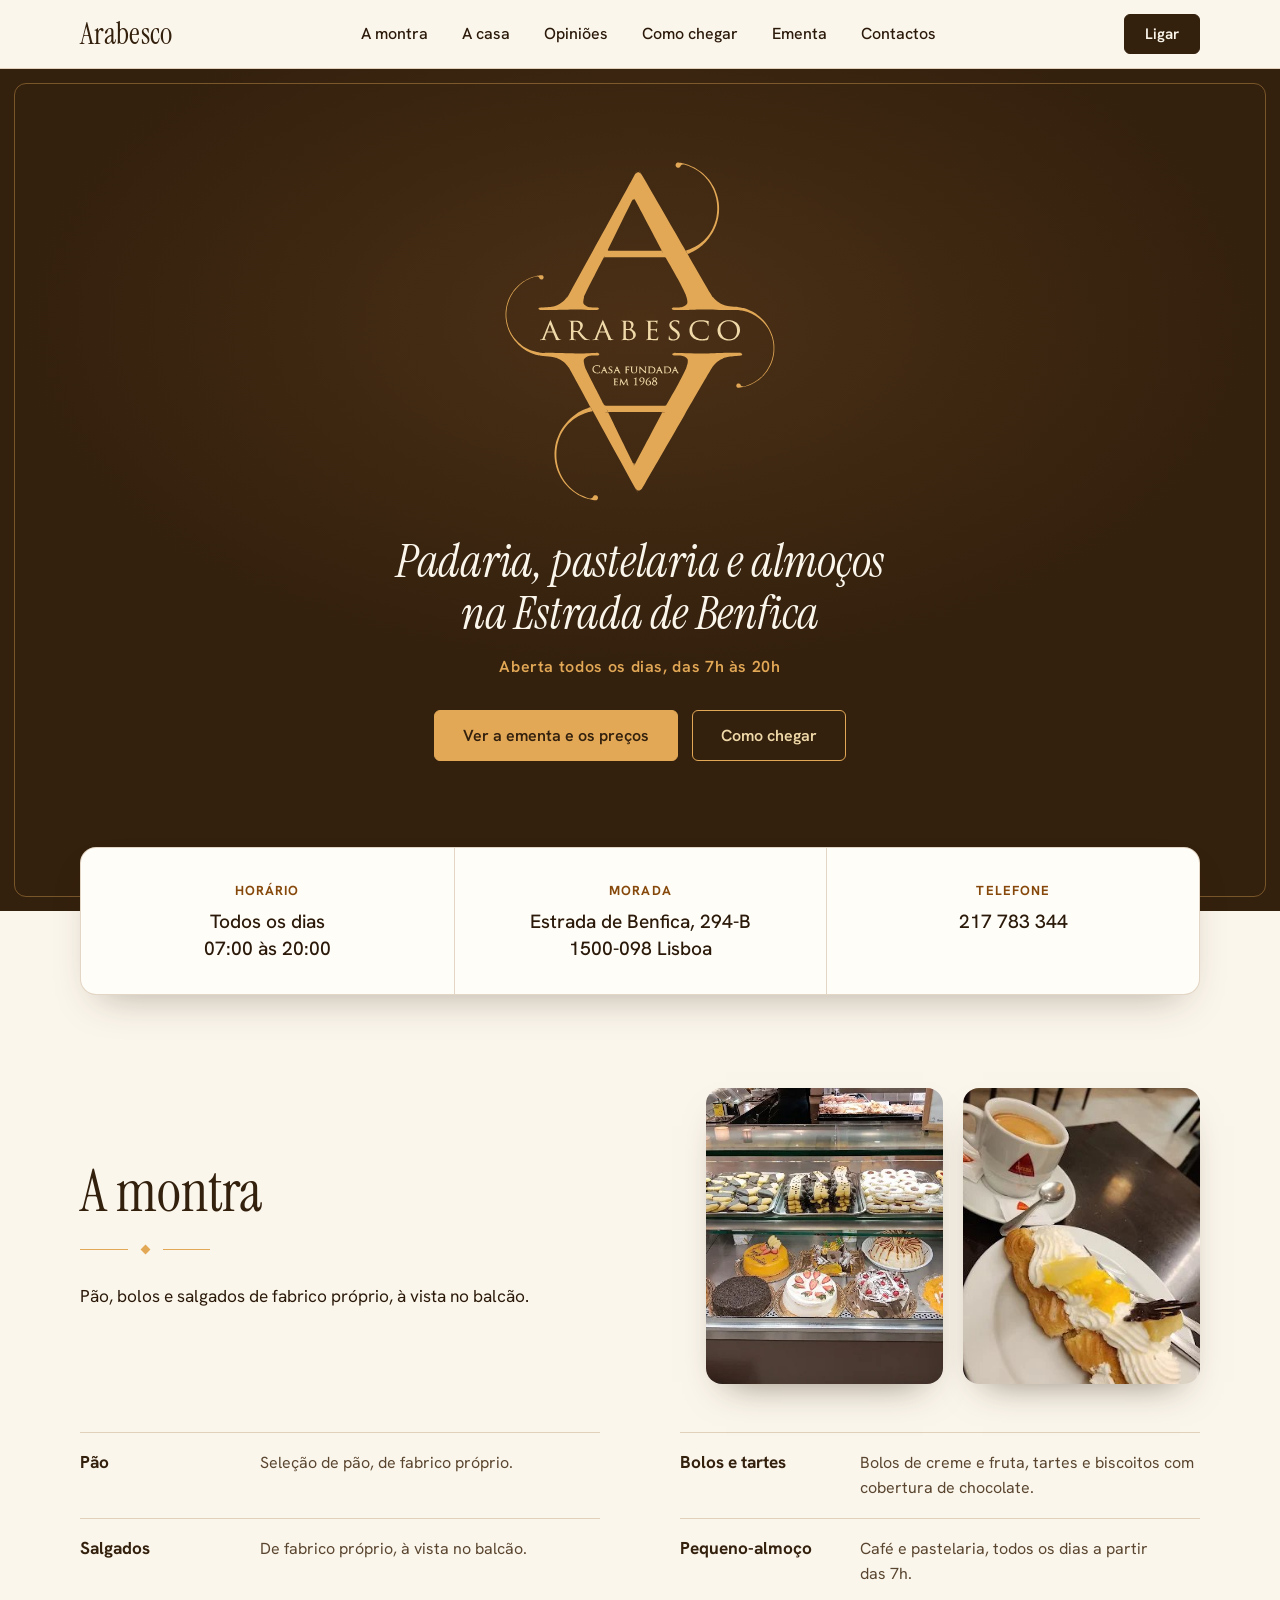
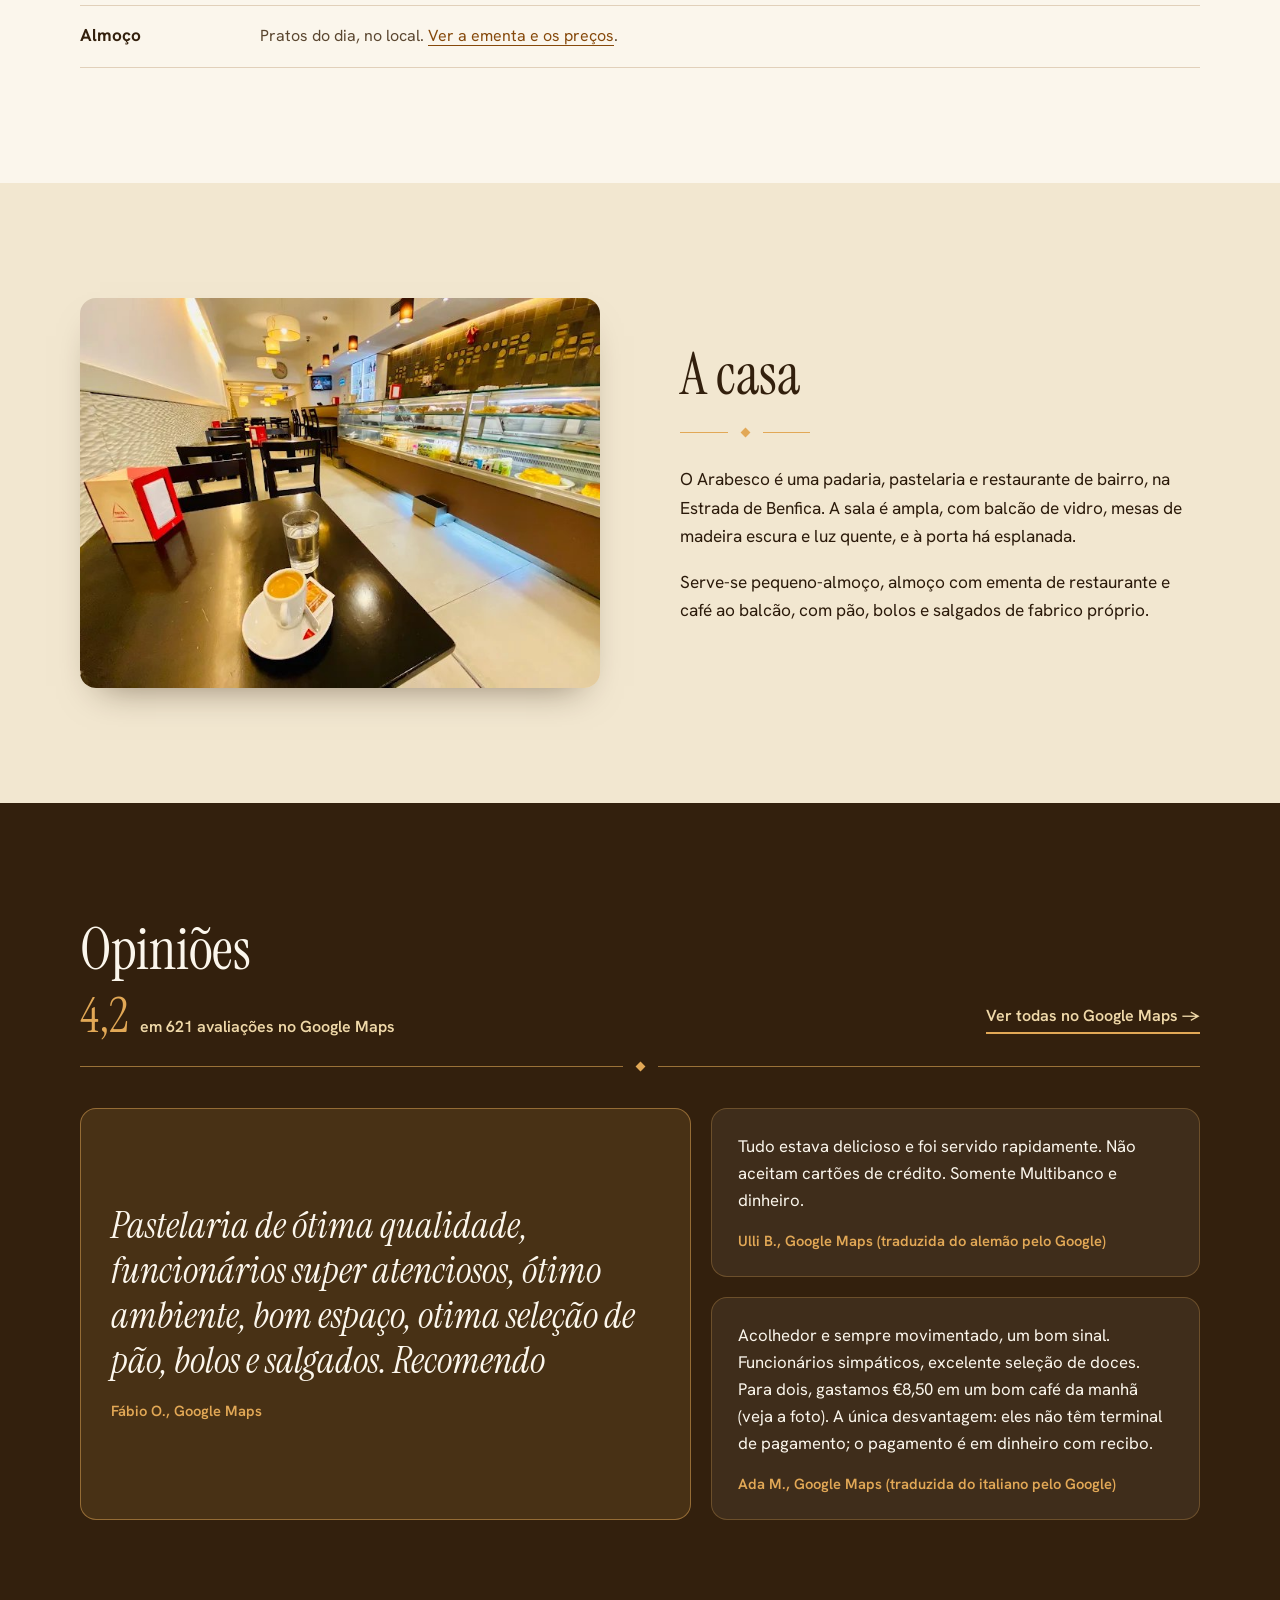
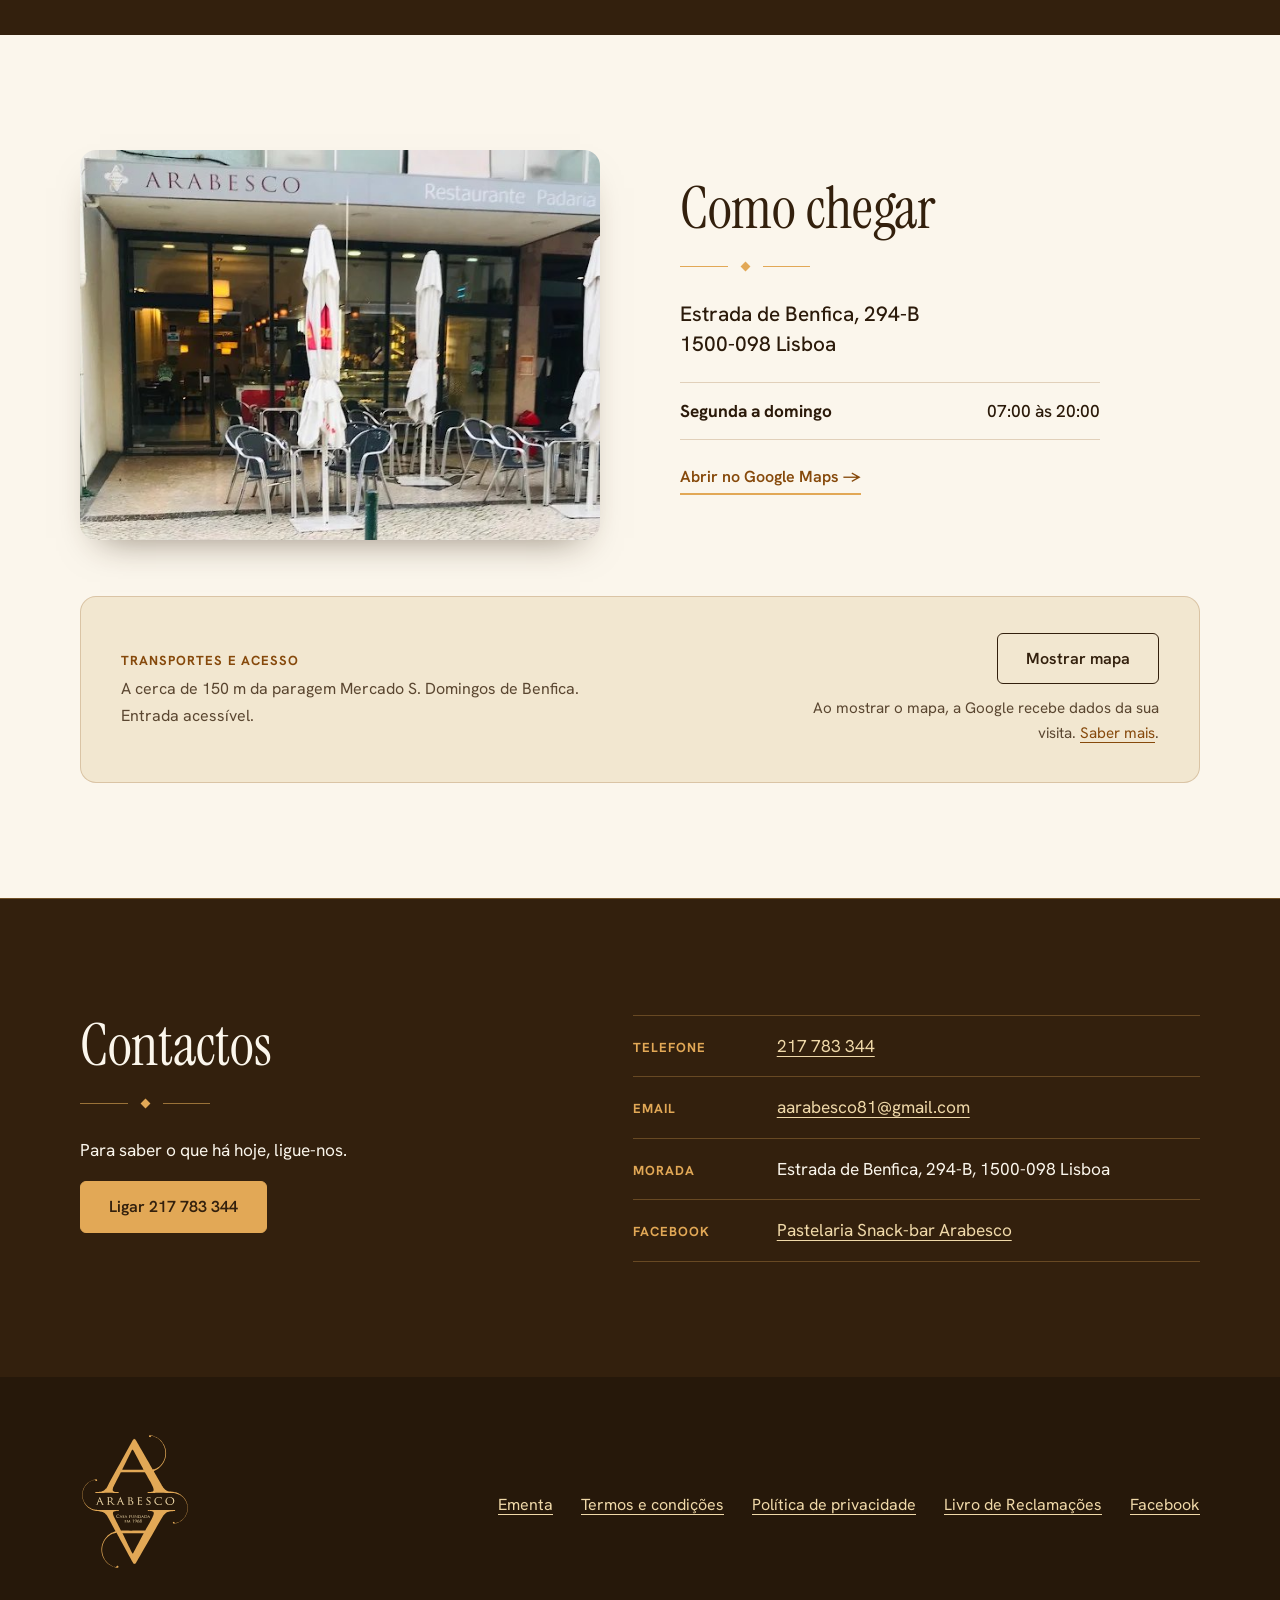
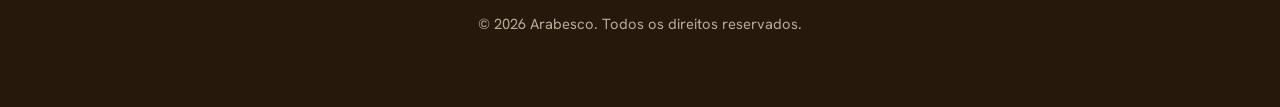
<file: index.html>
<!DOCTYPE html>
<html lang="pt-PT">
<head>
  <meta charset="utf-8">
  <meta name="viewport" content="width=device-width, initial-scale=1">

  <!-- ============================================================
       COMO EDITAR ESTE FICHEIRO
       - Cada secção tem um comentário "EDITAR" a dizer o que se pode mudar.
       - Textos, horário, morada e contactos estão em texto simples, dentro das etiquetas.
       - A ementa e os preços NÃO estão aqui: estão em ementa-dados.js.
       - O que ainda falta confirmar está em PENDENTES.md (na raiz da pasta).
       - Se o horário mudar, mudar em: a faixa por baixo do hero, "Como chegar", o JSON-LD aqui em baixo
         e as duas descrições (meta description e og:description).
       ============================================================ -->

  <title>Arabesco | Padaria, pastelaria e restaurante em São Domingos de Benfica, Lisboa</title>
  <meta name="description" content="Arabesco, padaria, pastelaria e restaurante na Estrada de Benfica, em Lisboa. Pão, bolos e salgados de fabrico próprio, pequeno-almoço e almoço. Aberto todos os dias, das&nbsp;7h às&nbsp;20h.">
  <meta name="theme-color" content="#33200D">

  <meta property="og:type" content="website">
  <meta property="og:title" content="Arabesco | Padaria, pastelaria e restaurante em São Domingos de Benfica, Lisboa">
  <meta property="og:description" content="Pão, bolos e salgados de fabrico próprio na Estrada de Benfica. Aberto todos os dias, das&nbsp;7h às&nbsp;20h.">
  <meta property="og:locale" content="pt_PT">

  <link rel="icon" href="assets/logo-fundo-claro.svg" type="image/svg+xml">
  <link rel="preload" href="assets/logo-fundo-escuro.svg" as="image" type="image/svg+xml">

  <!-- Tipografia (Google Fonts), Instrument Serif (títulos) e Hanken Grotesk (texto).
       Se mudares aqui, muda também --f-titulos e --f-texto no style.css. -->
  <link rel="preconnect" href="https://fonts.googleapis.com">
  <link rel="preconnect" href="https://fonts.gstatic.com" crossorigin>
  <link rel="stylesheet" href="https://fonts.googleapis.com/css2?family=Hanken+Grotesk:wght@400;500;600;700&family=Instrument+Serif:ital@0;1&display=swap">

  <link rel="stylesheet" href="style.css">

  <!-- Dados estruturados (Schema.org). EDITAR: acrescentar "image" e "url" quando o site estiver publicado
       (têm de ser endereços completos, com https://), e "foundingDate" se o cliente confirmar o ano de fundação. -->
  <script type="application/ld+json">
  {
    "@context": "https://schema.org",
    "@type": ["Bakery", "Restaurant"],
    "name": "Arabesco",
    "description": "Padaria, pastelaria e restaurante em São Domingos de Benfica, Lisboa",
    "servesCuisine": "Portuguesa",
    "telephone": "+351217783344",
    "email": "aarabesco81@gmail.com",
    "address": {
      "@type": "PostalAddress",
      "streetAddress": "Estrada de Benfica, 294-B",
      "postalCode": "1500-098",
      "addressLocality": "Lisboa",
      "addressCountry": "PT"
    },
    "geo": { "@type": "GeoCoordinates", "latitude": 38.7444523, "longitude": -9.1786337 },
    "openingHoursSpecification": [
      {
        "@type": "OpeningHoursSpecification",
        "dayOfWeek": ["Monday", "Tuesday", "Wednesday", "Thursday", "Friday", "Saturday", "Sunday"],
        "opens": "07:00",
        "closes": "20:00"
      }
    ],
    "hasMap": "https://www.google.com/maps/place/?q=place_id:ChIJz1XhhiUzGQ0R6vqVoAN8mZs",
    "sameAs": ["https://www.facebook.com/pastelariasnackbararabesco.arabesco"]
  }
  </script>
</head>

<body id="topo">
  <a class="saltar" href="#conteudo">Saltar para o conteúdo</a>

  <!-- ===================== CABEÇALHO =====================
       Em telemóvel mostra o nome e o botão de navegação (o "Ligar" está na barra fixa no fundo do ecrã).
       Em computador mostra a navegação e o botão "Ligar". -->
  <header class="cabecalho">
    <div class="container cabecalho__linha">
      <a class="cabecalho__nome" href="#topo" aria-label="Arabesco, início">Arabesco</a>
      <nav class="nav" id="nav" aria-label="Principal">
        <a href="#montra">A montra</a>
        <a href="#casa">A casa</a>
        <a href="#opinioes">Opiniões</a>
        <a href="#chegar">Como chegar</a>
        <a href="menu.html">Ementa</a>
        <a href="#contactos">Contactos</a>
      </nav>
      <div class="cabecalho__acoes">
        <a class="btn btn--pequeno cabecalho__ligar" href="tel:+351217783344">Ligar</a>
        <button class="nav-botao" type="button" aria-expanded="false" aria-controls="nav" aria-label="Abrir navegação">
          <span class="nav-botao__barras" aria-hidden="true"></span>
        </button>
      </div>
    </div>
  </header>

  <main id="conteudo">

    <!-- ===================== 1. HERO =====================
         O logótipo é o protagonista. A variante para fundo escuro está em assets/logo-fundo-escuro.svg.
         O botão principal leva à ementa (o que o visitante procura); o telefone está na barra fixa e na faixa abaixo. -->
    <section class="hero" aria-labelledby="hero-titulo">
      <div class="container">
        <img class="hero__logo" src="assets/logo-fundo-escuro.svg" alt="Arabesco, casa fundada em 1968" width="1190" height="1483" fetchpriority="high">
        <h1 id="hero-titulo">Padaria, pastelaria e almoços na Estrada de Benfica</h1>
        <p class="hero__sub">Aberta todos os dias, das&nbsp;7h às&nbsp;20h</p>
        <div class="hero__acoes">
          <a class="btn btn--ouro" href="menu.html">Ver a ementa e os preços</a>
          <a class="btn btn--contorno-claro" href="#chegar">Como chegar</a>
        </div>
      </div>
    </section>

    <!-- ===================== 2. FAIXA: HORÁRIO, MORADA, TELEFONE =====================
         É o que o visitante procura primeiro. EDITAR: horário, morada e telefone. -->
    <section class="faixa" aria-label="Horário, morada e telefone">
      <div class="container faixa__grelha">
        <div class="faixa__item">
          <p class="rotulo">Horário</p>
          <p class="faixa__valor">Todos os dias<br>07:00 às 20:00</p>
        </div>
        <div class="faixa__item">
          <p class="rotulo">Morada</p>
          <p class="faixa__valor">Estrada de Benfica, 294-B<br>1500-098 Lisboa</p>
        </div>
        <div class="faixa__item">
          <p class="rotulo">Telefone</p>
          <p class="faixa__valor"><a href="tel:+351217783344">217 783 344</a></p>
        </div>
      </div>
    </section>

    <!-- ===================== 3. A MONTRA =====================
         Em telemóvel: introdução, fotos, lista. Em computador: introdução e fotos lado a lado, lista por baixo. -->
    <section class="secao" id="montra" aria-labelledby="montra-titulo">
      <div class="container montra">
        <div class="montra__intro">
          <h2 id="montra-titulo" class="reveal">A montra</h2>
          <div class="orn orn--curto" aria-hidden="true"><span></span></div>
          <p>Pão, bolos e salgados de fabrico próprio, à vista no balcão.</p>
        </div>

        <div class="fotos-par">
          <figure class="foto foto--grande">
            <img src="assets/vitrina.jpg" alt="Montra do Arabesco com bolos decorados, tartes e biscoitos com cobertura de chocolate" width="510" height="510" loading="lazy" decoding="async">
          </figure>
          <figure class="foto foto--alta">
            <img src="assets/cafe-bolo.jpg" alt="Café servido numa chávena branca com um bolo de massa folhada, chantilly e manga" width="287" height="510" loading="lazy" decoding="async">
          </figure>
        </div>

        <!-- EDITAR: uma linha (<div><dt>...</dt><dd>...</dd></div>) por tipo de produto.
             Quando houver preços confirmados pelo cliente, acrescentar no <dd>. -->
        <dl class="linhas">
          <div>
            <dt>Pão</dt>
            <dd>Seleção de pão, de fabrico próprio.</dd>
          </div>
          <div>
            <dt>Bolos e tartes</dt>
            <dd>Bolos de creme e fruta, tartes e biscoitos com cobertura de chocolate.</dd>
          </div>
          <div>
            <dt>Salgados</dt>
            <dd>De fabrico próprio, à vista no balcão.</dd>
          </div>
          <div>
            <dt>Pequeno-almoço</dt>
            <dd>Café e pastelaria, todos os dias a partir das&nbsp;7h.</dd>
          </div>
          <div>
            <dt>Almoço</dt>
            <dd>Pratos do dia, no local. <a href="menu.html">Ver a ementa e os preços</a>.</dd>
          </div>
        </dl>
      </div>
    </section>

    <!-- ===================== 4. A CASA ===================== -->
    <section class="secao secao--tom" id="casa" aria-labelledby="casa-titulo">
      <div class="container duas-colunas duas-colunas--inversa">
        <figure class="foto foto--ampla">
          <img src="assets/interior.jpg" alt="Interior do Arabesco com mesas de madeira escura, candeeiros de luz quente e balcão de vidro com bolos" width="680" height="510" loading="lazy" decoding="async">
        </figure>
        <div class="texto">
          <h2 id="casa-titulo" class="reveal">A casa</h2>
          <div class="orn orn--curto" aria-hidden="true"><span></span></div>
          <p>O Arabesco é uma padaria, pastelaria e restaurante de bairro, na Estrada de Benfica. A sala é ampla, com balcão de vidro, mesas de madeira escura e luz quente, e à porta há esplanada.</p>
          <p>Serve-se pequeno-almoço, almoço com ementa de restaurante e café ao balcão, com pão, bolos e salgados de fabrico próprio.</p>
          <!-- EDITAR: quando o cliente confirmar o ano de fundação (1968, como diz o logótipo) e quem gere a casa,
               acrescentar aqui uma frase com esse facto. -->
        </div>
      </div>
    </section>

    <!-- ===================== 5. OPINIÕES =====================
         Avaliações reais do Google Maps, copiadas tal como estão (consulta de 2026-10-16, com autor identificado).
         As traduzidas pelo Google estão assinaladas no nome do autor.
         EDITAR: não alterar o texto das avaliações. Para acrescentar uma, copiar o texto exato, o primeiro nome e a inicial. -->
    <section class="secao secao--escura" id="opinioes" aria-labelledby="opinioes-titulo">
      <div class="container">
        <div class="opinioes__cabeca">
          <div>
            <h2 id="opinioes-titulo" class="reveal">Opiniões</h2>
            <p class="opinioes__nota"><span class="opinioes__num">4,2</span> <span>em 621 avaliações no Google&nbsp;Maps</span></p>
          </div>
          <p class="opinioes__ligacao"><a class="ligacao-seta" href="https://www.google.com/maps/place/?q=place_id:ChIJz1XhhiUzGQ0R6vqVoAN8mZs" rel="noopener">Ver todas no Google Maps</a></p>
        </div>
        <div class="orn orn--claro" aria-hidden="true"><span></span></div>

        <!-- Uma opinião grande à esquerda e duas à direita, em ecrãs largos. -->
        <div class="citacoes">
          <blockquote class="citacao citacao--grande">
            <p>Pastelaria de ótima qualidade,  funcionários super atenciosos,  ótimo ambiente, bom espaço, otima seleção de pão,  bolos e salgados. Recomendo</p>
            <footer>Fábio O., Google Maps</footer>
          </blockquote>
          <blockquote class="citacao">
            <p>Tudo estava delicioso e foi servido rapidamente. Não aceitam cartões de crédito. Somente Multibanco e dinheiro.</p>
            <footer>Ulli B., Google Maps (traduzida do alemão pelo Google)</footer>
          </blockquote>
          <blockquote class="citacao">
            <p>Acolhedor e sempre movimentado, um bom sinal. Funcionários simpáticos, excelente seleção de doces. Para dois, gastamos €8,50 em um bom café da manhã (veja a foto). A única desvantagem: eles não têm terminal de pagamento; o pagamento é em dinheiro com recibo.</p>
            <footer>Ada M., Google Maps (traduzida do italiano pelo Google)</footer>
          </blockquote>
        </div>
      </div>
    </section>

    <!-- ===================== 6. COMO CHEGAR ===================== -->
    <section class="secao" id="chegar" aria-labelledby="chegar-titulo">
      <div class="container">
        <div class="duas-colunas">
          <figure class="foto foto--ampla">
            <img src="assets/fachada.jpg" alt="Fachada do Arabesco na Estrada de Benfica, com o letreiro Restaurante Padaria e esplanada com guarda-sóis" width="680" height="445" loading="lazy" decoding="async">
          </figure>
          <div class="texto">
            <h2 id="chegar-titulo" class="reveal">Como chegar</h2>
            <div class="orn orn--curto" aria-hidden="true"><span></span></div>
            <address>
              Estrada de Benfica, 294-B<br>
              1500-098 Lisboa
            </address>

            <!-- EDITAR: horário. Falta confirmar o horário em feriados e o da cozinha ao almoço. -->
            <dl class="horario">
              <div><dt>Segunda a domingo</dt><dd>07:00 às 20:00</dd></div>
            </dl>

            <!-- EDITAR: quando o cliente confirmar como se paga (dinheiro, Multibanco, cartão), acrescentar aqui
                 uma linha. Hoje as avaliações dizem coisas diferentes, por isso não está no site.
            <p class="nota">Pagamento: [CONFIRMAR].</p>
            -->

            <p><a class="ligacao-seta" href="https://www.google.com/maps/place/?q=place_id:ChIJz1XhhiUzGQ0R6vqVoAN8mZs" rel="noopener">Abrir no Google Maps</a></p>
          </div>
        </div>

        <!-- Painel do mapa. O mapa só carrega depois de clicar (privacidade). Ver script.js.
             EDITAR: se a morada mudar, mudar o texto em data-mapa. -->
        <div class="mapa" id="mapa" data-mapa="https://www.google.com/maps?q=Arabesco,+Estrada+de+Benfica+294-B,+1500-098+Lisboa&amp;output=embed">
          <div class="mapa__info">
            <p class="rotulo">Transportes e acesso</p>
            <p class="nota">A cerca de 150 m da paragem Mercado S. Domingos de Benfica. Entrada acessível.</p>
          </div>
          <div class="mapa__acao">
            <button class="btn btn--contorno" type="button" id="mapa-botao">Mostrar mapa</button>
            <p class="nota">Ao mostrar o mapa, a Google recebe dados da sua visita. <a href="privacidade.html">Saber mais</a>.</p>
          </div>
        </div>
      </div>
    </section>

    <!-- ===================== 7. CONTACTOS ===================== -->
    <section class="secao secao--escura secao--contactos" id="contactos" aria-labelledby="contactos-titulo">
      <div class="container contactos">
        <div>
          <h2 id="contactos-titulo" class="reveal">Contactos</h2>
          <div class="orn orn--curto orn--claro" aria-hidden="true"><span></span></div>
          <p>Para saber o que há hoje, ligue-nos.</p>
          <p><a class="btn btn--ouro" href="tel:+351217783344">Ligar 217 783 344</a></p>
        </div>
        <ul class="contactos__lista">
          <li><span class="rotulo">Telefone</span> <a href="tel:+351217783344">217 783 344</a></li>
          <li><span class="rotulo">Email</span> <a href="mailto:aarabesco81@gmail.com">aarabesco81@gmail.com</a></li>
          <li><span class="rotulo">Morada</span> Estrada de Benfica, 294-B, 1500-098 Lisboa</li>
          <li><span class="rotulo">Facebook</span> <a href="https://www.facebook.com/pastelariasnackbararabesco.arabesco" rel="noopener">Pastelaria Snack-bar Arabesco</a></li>
        </ul>
      </div>
    </section>
  </main>

  <!-- ===================== RODAPÉ ===================== -->
  <footer class="rodape">
    <div class="container rodape__grelha">
      <div>
        <img class="rodape__logo" src="assets/logo-fundo-escuro.svg" alt="Arabesco" width="1190" height="1483" loading="lazy" decoding="async">
      </div>
      <ul class="rodape__links">
        <li><a href="menu.html">Ementa</a></li>
        <li><a href="termos.html">Termos e condições</a></li>
        <li><a href="privacidade.html">Política de privacidade</a></li>
        <!-- Confirmar com o cliente se a atividade está obrigada ao Livro de Reclamações Eletrónico. -->
        <li><a href="https://www.livroreclamacoes.pt" rel="noopener">Livro de Reclamações</a></li>
        <li><a href="https://www.facebook.com/pastelariasnackbararabesco.arabesco" rel="noopener">Facebook</a></li>
      </ul>
    </div>
    <!-- EDITAR: acrescentar a designação legal e o NIF quando o cliente os fornecer (ver PENDENTES.md). -->
    <p class="container rodape__copy">© 2026 Arabesco. Todos os direitos reservados.</p>
  </footer>

  <!-- Barra fixa no fundo do ecrã, só em telemóvel. Liga por telefone porque não há WhatsApp conhecido.
       EDITAR: se houver telemóvel com WhatsApp, trocar o href por https://wa.me/351XXXXXXXXX e o texto por "WhatsApp". -->
  <a class="ligar-flutuante" href="tel:+351217783344" aria-label="Ligar para o Arabesco, 217 783 344">
    <svg viewBox="0 0 24 24" width="20" height="20" aria-hidden="true" focusable="false">
      <path d="M5 4h3.5l1.7 4.2-2.1 1.3a11 11 0 0 0 5.4 5.4l1.3-2.1L19 14.5V18a2 2 0 0 1-2 2A13 13 0 0 1 3 6a2 2 0 0 1 2-2Z" fill="none" stroke="currentColor" stroke-width="1.8" stroke-linejoin="round"/>
    </svg>
    <span>Ligar 217 783 344</span>
  </a>

  <script src="script.js" defer></script>
</body>
</html>
</file>
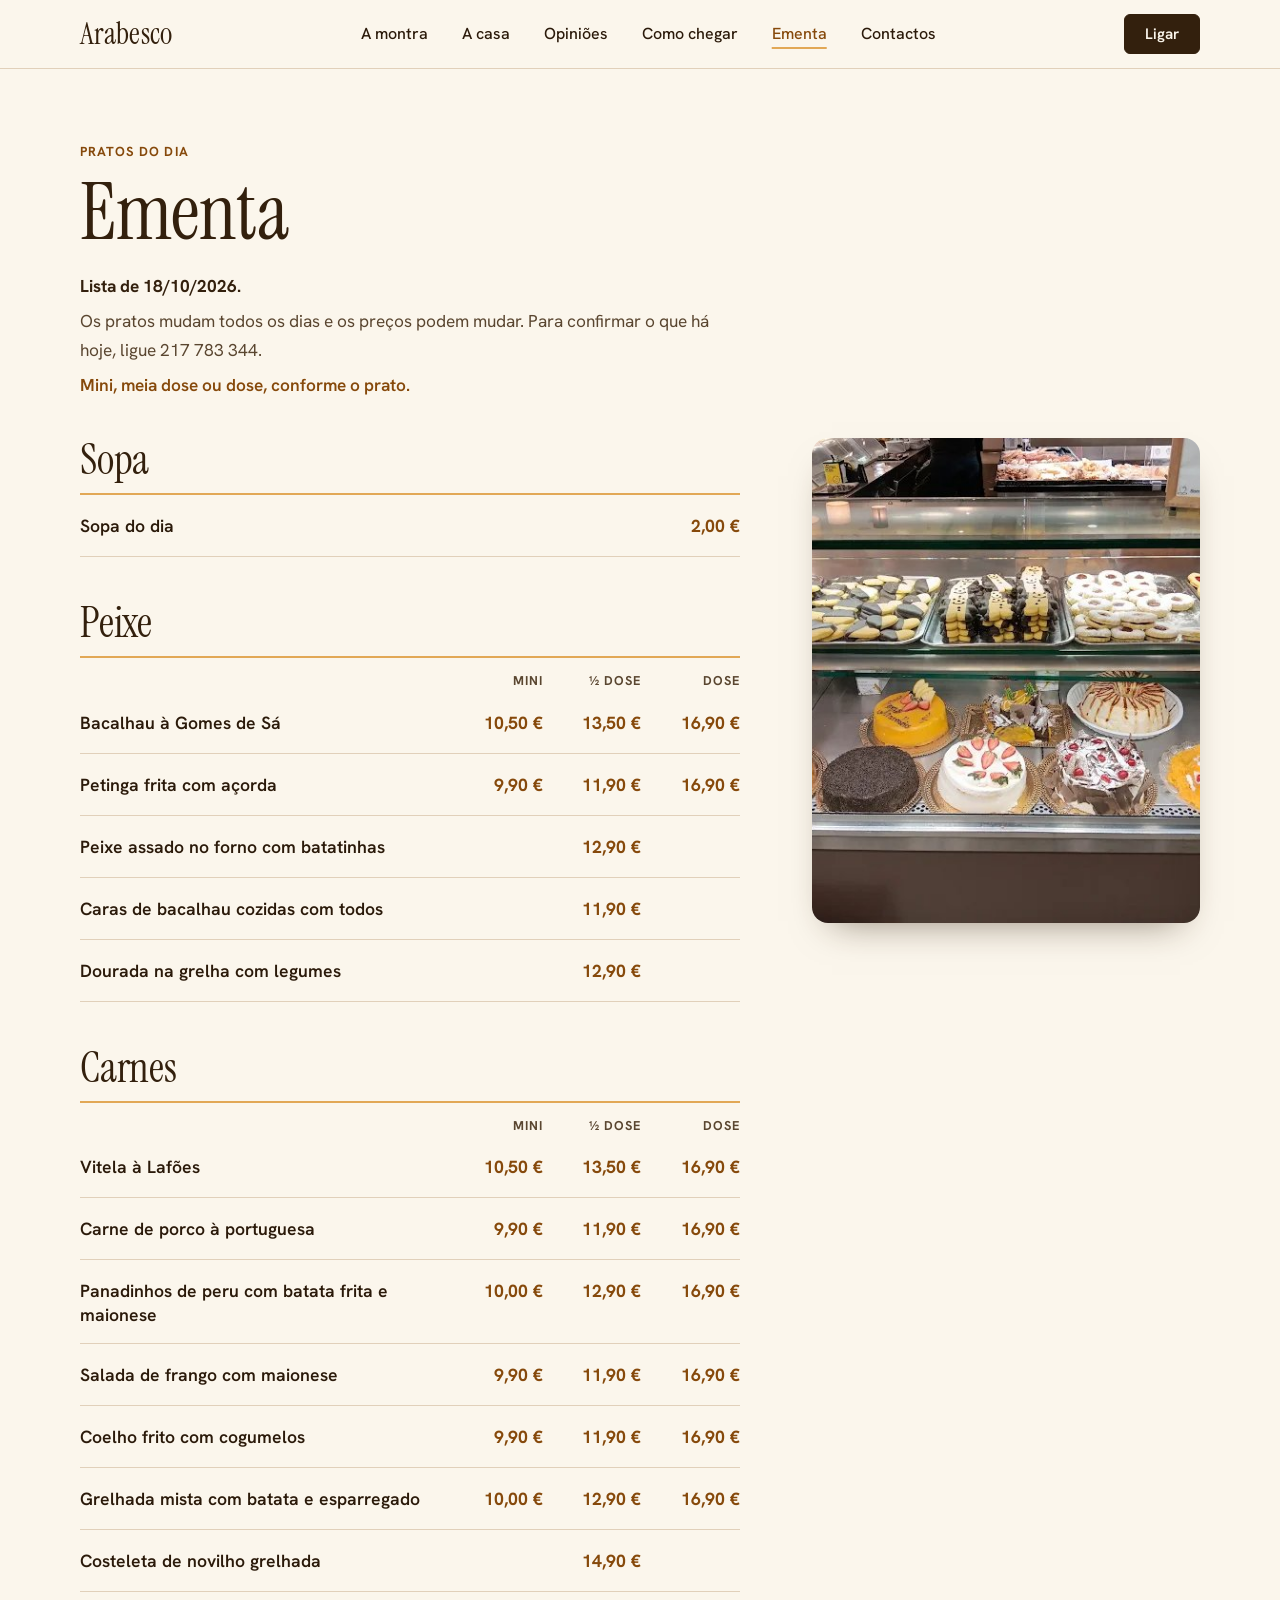
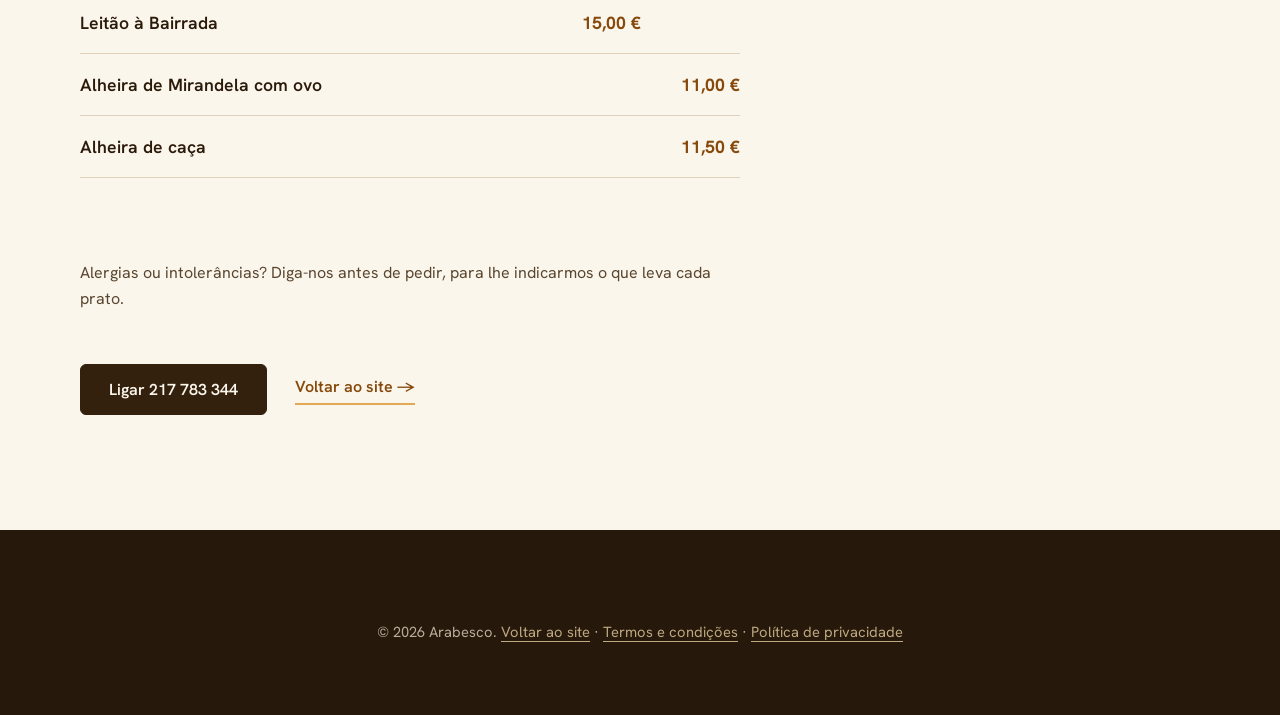
<file: menu.html>
<!DOCTYPE html>
<html lang="pt-PT">
<head>
  <meta charset="utf-8">
  <meta name="viewport" content="width=device-width, initial-scale=1">
  <!-- ============================================================
       COMO EDITAR ESTA PÁGINA
       Os pratos e os preços NÃO estão neste ficheiro. Estão em ementa-dados.js, que tem as instruções
       no topo. A lista é desenhada sozinha pelo script.js.
       Aqui só se mexe nos textos de introdução e no aviso dos alergénios.
       (O nome do ficheiro continua a ser menu.html para os endereços já partilhados não deixarem de funcionar.)
       ============================================================ -->
  <title>Ementa | Arabesco, restaurante em São Domingos de Benfica, Lisboa</title>
  <meta name="description" content="Ementa e preços dos pratos do dia do Arabesco, restaurante na Estrada de Benfica, em Lisboa: peixe e carnes, em mini dose, meia dose e dose.">
  <meta name="theme-color" content="#33200D">
  <link rel="icon" href="assets/logo-fundo-claro.svg" type="image/svg+xml">
  <link rel="preconnect" href="https://fonts.googleapis.com">
  <link rel="preconnect" href="https://fonts.gstatic.com" crossorigin>
  <link rel="stylesheet" href="https://fonts.googleapis.com/css2?family=Hanken+Grotesk:wght@400;500;600;700&family=Instrument+Serif:ital@0;1&display=swap">
  <link rel="stylesheet" href="style.css">
</head>
<body>
  <a class="saltar" href="#conteudo">Saltar para o conteúdo</a>

  <header class="cabecalho">
    <div class="container cabecalho__linha">
      <a class="cabecalho__nome" href="index.html" aria-label="Arabesco, início">Arabesco</a>
      <nav class="nav" id="nav" aria-label="Principal">
        <a href="index.html#montra">A montra</a>
        <a href="index.html#casa">A casa</a>
        <a href="index.html#opinioes">Opiniões</a>
        <a href="index.html#chegar">Como chegar</a>
        <a href="menu.html" aria-current="page">Ementa</a>
        <a href="index.html#contactos">Contactos</a>
      </nav>
      <div class="cabecalho__acoes">
        <a class="btn btn--pequeno cabecalho__ligar" href="tel:+351217783344">Ligar</a>
        <button class="nav-botao" type="button" aria-expanded="false" aria-controls="nav" aria-label="Abrir navegação">
          <span class="nav-botao__barras" aria-hidden="true"></span>
        </button>
      </div>
    </div>
  </header>

  <main id="conteudo">
    <section class="secao ementa" aria-labelledby="ementa-titulo">
      <div class="container">
        <div class="ementa__cabeca">
          <p class="rotulo">Pratos do dia</p>
          <h1 id="ementa-titulo">Ementa</h1>
          <!-- A data da lista vem de ementa-dados.js e aparece no parágrafo a seguir. -->
          <p class="ementa__data" id="ementa-data"></p>
          <p class="ementa__texto">Os pratos mudam todos os dias e os preços podem mudar. Para confirmar o que há hoje, ligue 217&nbsp;783&nbsp;344.</p>
          <p class="ementa__legenda">Mini, meia dose ou dose, conforme o prato.</p>
        </div>

        <div class="ementa__corpo">
          <div class="ementa__lista">
            <div id="ementa-lista">
              <!-- Sem JavaScript, o visitante vê só isto. -->
              <noscript><p class="ementa__aviso">Para ver a ementa de hoje, ligue 217 783 344.</p></noscript>
            </div>

            <!-- EDITAR: aviso sobre alergénios. Confirmar com o cliente como é dada a informação (ver PENDENTES.md). -->
            <p class="ementa__nota">Alergias ou intolerâncias? Diga-nos antes de pedir, para lhe indicarmos o que leva cada prato.</p>
          </div>

          <figure class="ementa__foto">
            <img src="assets/vitrina.jpg" alt="Montra do Arabesco com bolos decorados, tartes e biscoitos com cobertura de chocolate" width="510" height="510" loading="lazy" decoding="async">
          </figure>
        </div>

        <p class="ementa__rodape"><a class="btn" href="tel:+351217783344">Ligar 217 783 344</a> <a class="ligacao-seta" href="index.html">Voltar ao site</a></p>
      </div>
    </section>
  </main>

  <footer class="rodape">
    <p class="container rodape__copy">© 2026 Arabesco. <a href="index.html">Voltar ao site</a> · <a href="termos.html">Termos e condições</a> · <a href="privacidade.html">Política de privacidade</a></p>
  </footer>

  <a class="ligar-flutuante" href="tel:+351217783344" aria-label="Ligar para o Arabesco, 217 783 344">
    <svg viewBox="0 0 24 24" width="20" height="20" aria-hidden="true" focusable="false">
      <path d="M5 4h3.5l1.7 4.2-2.1 1.3a11 11 0 0 0 5.4 5.4l1.3-2.1L19 14.5V18a2 2 0 0 1-2 2A13 13 0 0 1 3 6a2 2 0 0 1 2-2Z" fill="none" stroke="currentColor" stroke-width="1.8" stroke-linejoin="round"/>
    </svg>
    <span>Ligar 217 783 344</span>
  </a>

  <script src="ementa-dados.js" defer></script>
  <script src="script.js" defer></script>
</body>
</html>
</file>
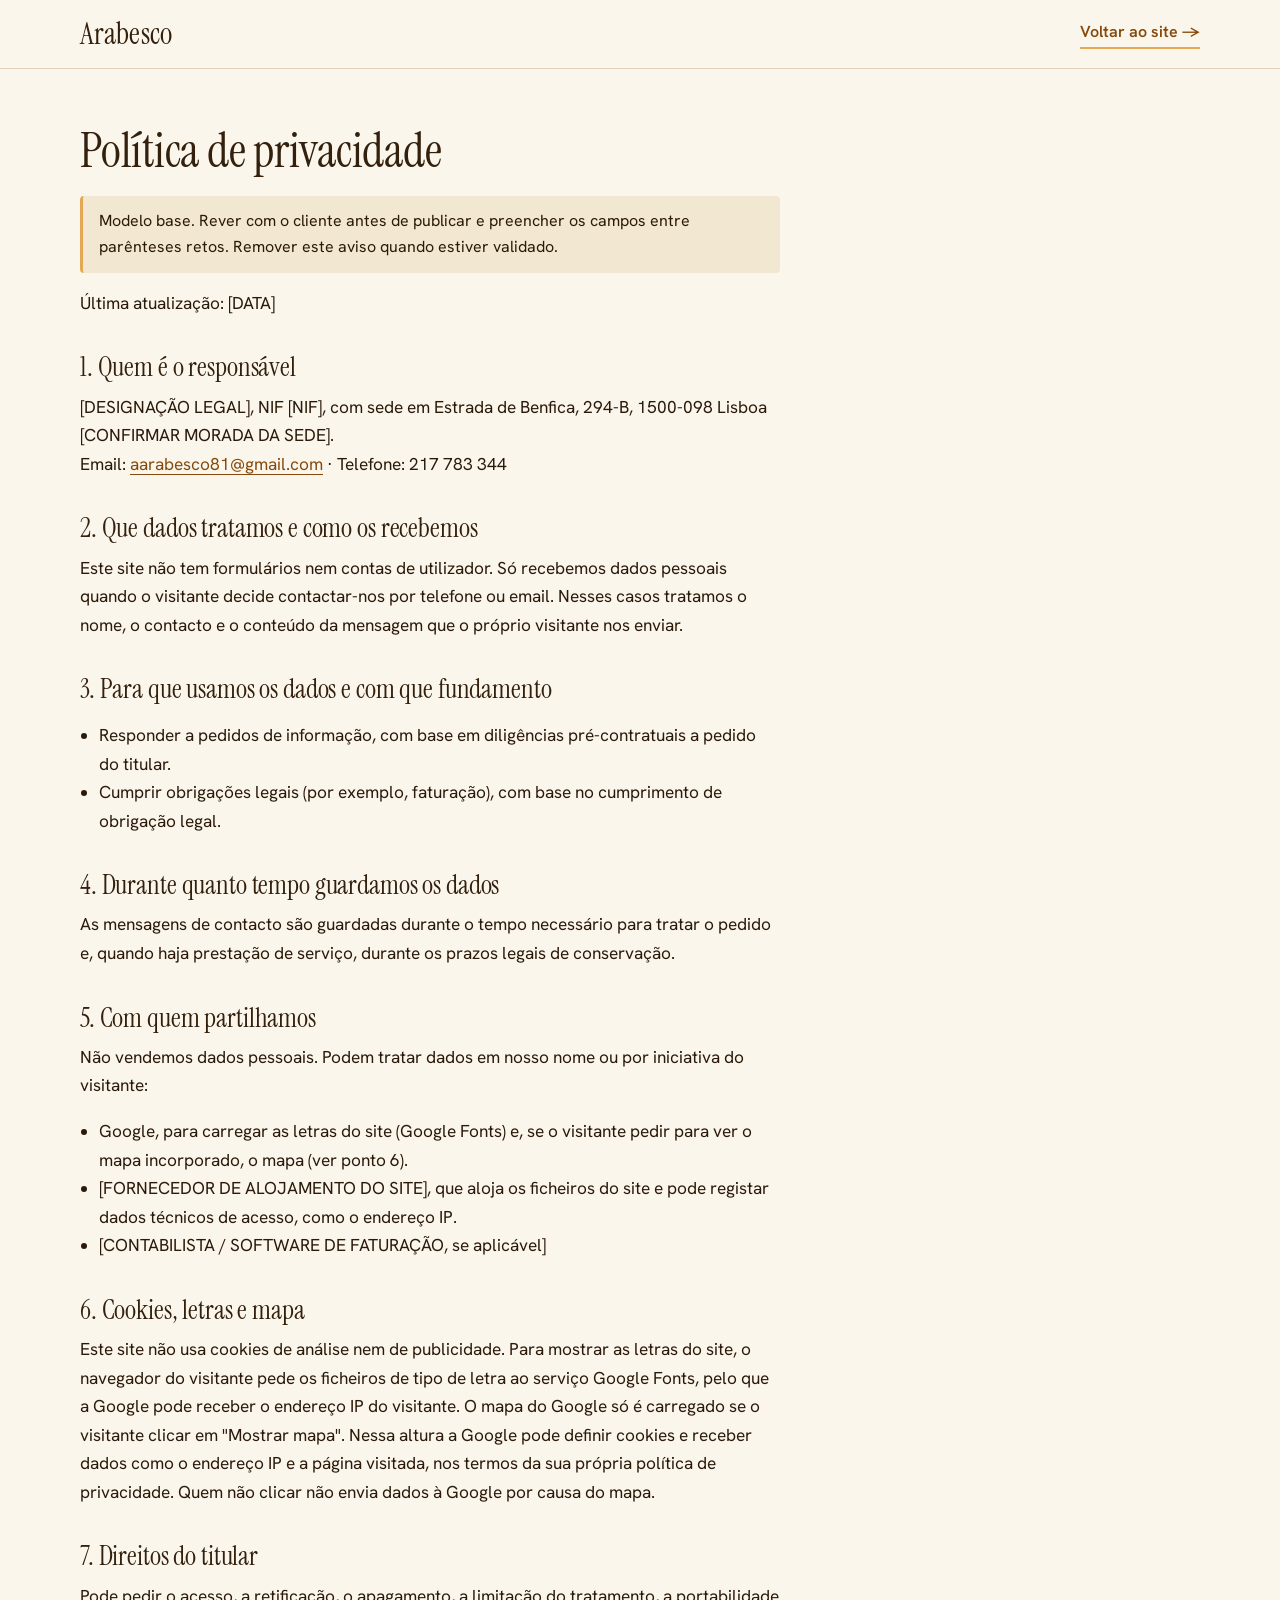
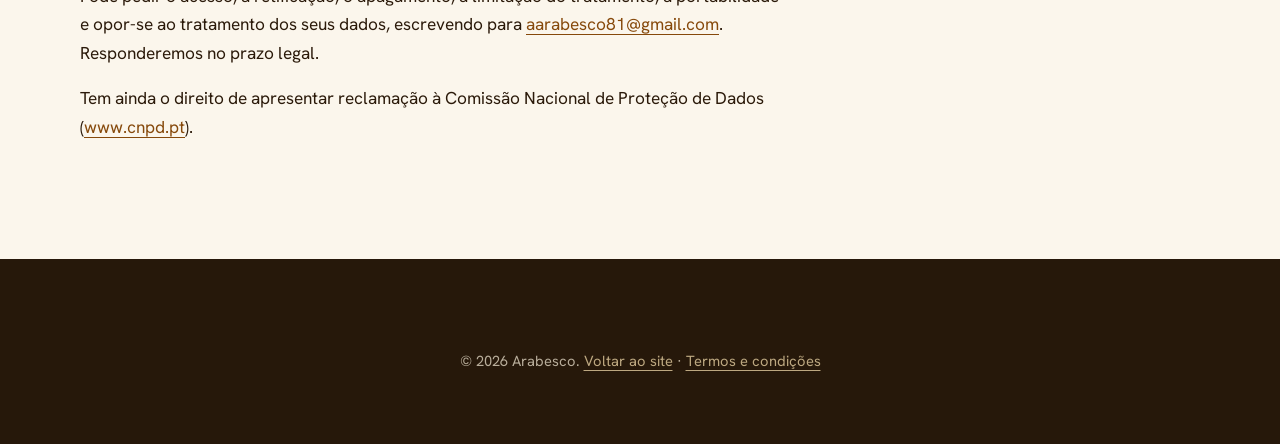
<file: privacidade.html>
<!DOCTYPE html>
<html lang="pt-PT">
<head>
  <meta charset="utf-8">
  <meta name="viewport" content="width=device-width, initial-scale=1">
  <title>Política de privacidade | Arabesco</title>
  <meta name="description" content="Política de privacidade do site do Arabesco, padaria, pastelaria e restaurante em São Domingos de Benfica, Lisboa.">
  <!-- Retirar a linha "robots" a seguir quando os campos entre parênteses retos estiverem preenchidos e o aviso removido. -->
  <meta name="robots" content="noindex">
  <meta name="theme-color" content="#33200D">
  <link rel="icon" href="assets/logo-fundo-claro.svg" type="image/svg+xml">
  <link rel="preconnect" href="https://fonts.googleapis.com">
  <link rel="preconnect" href="https://fonts.gstatic.com" crossorigin>
  <link rel="stylesheet" href="https://fonts.googleapis.com/css2?family=Hanken+Grotesk:wght@400;500;600;700&family=Instrument+Serif:ital@0;1&display=swap">
  <link rel="stylesheet" href="style.css">
</head>
<body>
  <header class="cabecalho">
    <div class="container cabecalho__linha">
      <a class="cabecalho__nome" href="index.html" aria-label="Arabesco, início">Arabesco</a>
      <a class="ligacao-seta" href="index.html">Voltar ao site</a>
    </div>
  </header>

  <main class="container legal">
    <div class="conteudo">
    <h1>Política de privacidade</h1>
    <p class="aviso">Modelo base. Rever com o cliente antes de publicar e preencher os campos entre parênteses retos. Remover este aviso quando estiver validado.</p>
    <p>Última atualização: [DATA]</p>

    <h2>1. Quem é o responsável</h2>
    <p>
      [DESIGNAÇÃO LEGAL], NIF [NIF], com sede em Estrada de Benfica, 294-B, 1500-098 Lisboa [CONFIRMAR MORADA DA SEDE].<br>
      Email: <a href="mailto:aarabesco81@gmail.com">aarabesco81@gmail.com</a> · Telefone: 217 783 344
    </p>

    <h2>2. Que dados tratamos e como os recebemos</h2>
    <p>Este site não tem formulários nem contas de utilizador. Só recebemos dados pessoais quando o visitante decide contactar-nos por telefone ou email. Nesses casos tratamos o nome, o contacto e o conteúdo da mensagem que o próprio visitante nos enviar.</p>

    <h2>3. Para que usamos os dados e com que fundamento</h2>
    <ul>
      <li>Responder a pedidos de informação, com base em diligências pré-contratuais a pedido do titular.</li>
      <li>Cumprir obrigações legais (por exemplo, faturação), com base no cumprimento de obrigação legal.</li>
    </ul>

    <h2>4. Durante quanto tempo guardamos os dados</h2>
    <p>As mensagens de contacto são guardadas durante o tempo necessário para tratar o pedido e, quando haja prestação de serviço, durante os prazos legais de conservação.</p>

    <h2>5. Com quem partilhamos</h2>
    <p>Não vendemos dados pessoais. Podem tratar dados em nosso nome ou por iniciativa do visitante:</p>
    <ul>
      <li>Google, para carregar as letras do site (Google Fonts) e, se o visitante pedir para ver o mapa incorporado, o mapa (ver ponto 6).</li>
      <li>[FORNECEDOR DE ALOJAMENTO DO SITE], que aloja os ficheiros do site e pode registar dados técnicos de acesso, como o endereço IP.</li>
      <li>[CONTABILISTA / SOFTWARE DE FATURAÇÃO, se aplicável]</li>
    </ul>

    <h2>6. Cookies, letras e mapa</h2>
    <p>Este site não usa cookies de análise nem de publicidade. Para mostrar as letras do site, o navegador do visitante pede os ficheiros de tipo de letra ao serviço Google Fonts, pelo que a Google pode receber o endereço IP do visitante. O mapa do Google só é carregado se o visitante clicar em "Mostrar mapa". Nessa altura a Google pode definir cookies e receber dados como o endereço IP e a página visitada, nos termos da sua própria política de privacidade. Quem não clicar não envia dados à Google por causa do mapa.</p>

    <h2>7. Direitos do titular</h2>
    <p>Pode pedir o acesso, a retificação, o apagamento, a limitação do tratamento, a portabilidade e opor-se ao tratamento dos seus dados, escrevendo para <a href="mailto:aarabesco81@gmail.com">aarabesco81@gmail.com</a>. Responderemos no prazo legal.</p>
    <p>Tem ainda o direito de apresentar reclamação à Comissão Nacional de Proteção de Dados (<a href="https://www.cnpd.pt" rel="noopener">www.cnpd.pt</a>).</p>
    </div>
  </main>

  <footer class="rodape">
    <p class="container rodape__copy">© 2026 Arabesco. <a href="index.html">Voltar ao site</a> · <a href="termos.html">Termos e condições</a></p>
  </footer>
</body>
</html>
</file>
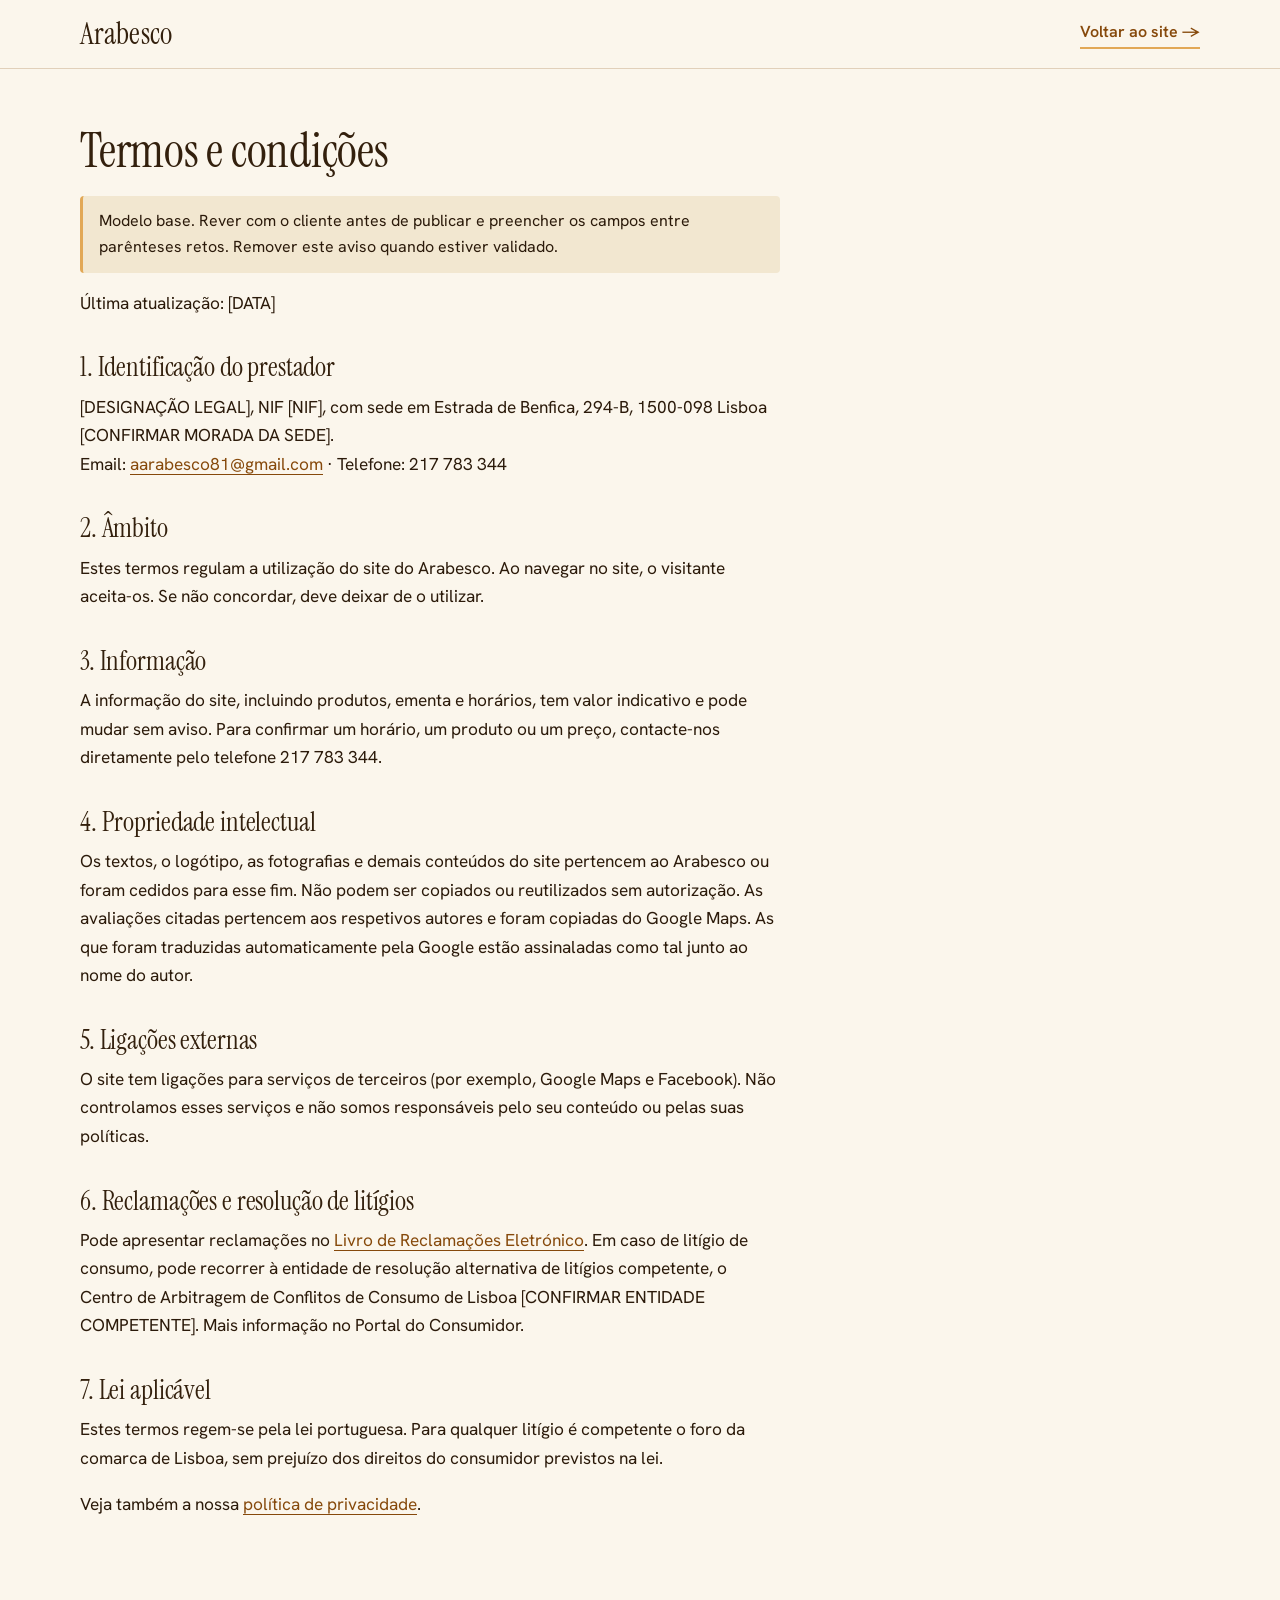
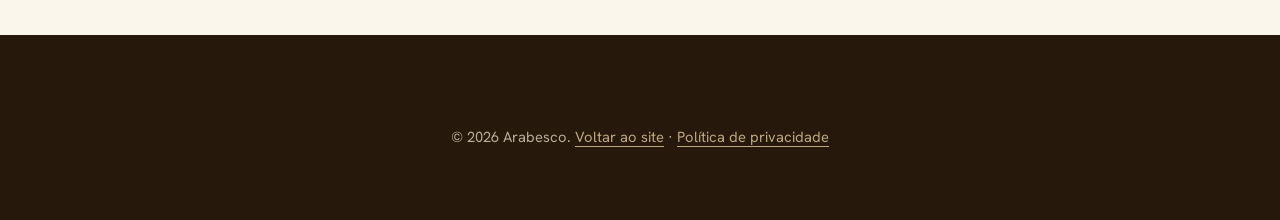
<file: termos.html>
<!DOCTYPE html>
<html lang="pt-PT">
<head>
  <meta charset="utf-8">
  <meta name="viewport" content="width=device-width, initial-scale=1">
  <title>Termos e condições | Arabesco</title>
  <meta name="description" content="Termos e condições de utilização do site do Arabesco, padaria, pastelaria e restaurante em São Domingos de Benfica, Lisboa.">
  <!-- Retirar a linha "robots" a seguir quando os campos entre parênteses retos estiverem preenchidos e o aviso removido. -->
  <meta name="robots" content="noindex">
  <meta name="theme-color" content="#33200D">
  <link rel="icon" href="assets/logo-fundo-claro.svg" type="image/svg+xml">
  <link rel="preconnect" href="https://fonts.googleapis.com">
  <link rel="preconnect" href="https://fonts.gstatic.com" crossorigin>
  <link rel="stylesheet" href="https://fonts.googleapis.com/css2?family=Hanken+Grotesk:wght@400;500;600;700&family=Instrument+Serif:ital@0;1&display=swap">
  <link rel="stylesheet" href="style.css">
</head>
<body>
  <header class="cabecalho">
    <div class="container cabecalho__linha">
      <a class="cabecalho__nome" href="index.html" aria-label="Arabesco, início">Arabesco</a>
      <a class="ligacao-seta" href="index.html">Voltar ao site</a>
    </div>
  </header>

  <main class="container legal">
    <div class="conteudo">
    <h1>Termos e condições</h1>
    <p class="aviso">Modelo base. Rever com o cliente antes de publicar e preencher os campos entre parênteses retos. Remover este aviso quando estiver validado.</p>
    <p>Última atualização: [DATA]</p>

    <h2>1. Identificação do prestador</h2>
    <p>
      [DESIGNAÇÃO LEGAL], NIF [NIF], com sede em Estrada de Benfica, 294-B, 1500-098 Lisboa [CONFIRMAR MORADA DA SEDE].<br>
      Email: <a href="mailto:aarabesco81@gmail.com">aarabesco81@gmail.com</a> · Telefone: 217 783 344
    </p>

    <h2>2. Âmbito</h2>
    <p>Estes termos regulam a utilização do site do Arabesco. Ao navegar no site, o visitante aceita-os. Se não concordar, deve deixar de o utilizar.</p>

    <h2>3. Informação</h2>
    <p>A informação do site, incluindo produtos, ementa e horários, tem valor indicativo e pode mudar sem aviso. Para confirmar um horário, um produto ou um preço, contacte-nos diretamente pelo telefone 217 783 344.</p>

    <h2>4. Propriedade intelectual</h2>
    <p>Os textos, o logótipo, as fotografias e demais conteúdos do site pertencem ao Arabesco ou foram cedidos para esse fim. Não podem ser copiados ou reutilizados sem autorização. As avaliações citadas pertencem aos respetivos autores e foram copiadas do Google Maps. As que foram traduzidas automaticamente pela Google estão assinaladas como tal junto ao nome do autor.</p>

    <h2>5. Ligações externas</h2>
    <p>O site tem ligações para serviços de terceiros (por exemplo, Google Maps e Facebook). Não controlamos esses serviços e não somos responsáveis pelo seu conteúdo ou pelas suas políticas.</p>

    <h2>6. Reclamações e resolução de litígios</h2>
    <p>Pode apresentar reclamações no <a href="https://www.livroreclamacoes.pt" rel="noopener">Livro de Reclamações Eletrónico</a>. Em caso de litígio de consumo, pode recorrer à entidade de resolução alternativa de litígios competente, o Centro de Arbitragem de Conflitos de Consumo de Lisboa [CONFIRMAR ENTIDADE COMPETENTE]. Mais informação no Portal do Consumidor.</p>

    <h2>7. Lei aplicável</h2>
    <p>Estes termos regem-se pela lei portuguesa. Para qualquer litígio é competente o foro da comarca de Lisboa, sem prejuízo dos direitos do consumidor previstos na lei.</p>

    <p>Veja também a nossa <a href="privacidade.html">política de privacidade</a>.</p>
    </div>
  </main>

  <footer class="rodape">
    <p class="container rodape__copy">© 2026 Arabesco. <a href="index.html">Voltar ao site</a> · <a href="privacidade.html">Política de privacidade</a></p>
  </footer>
</body>
</html>
</file>
<file: style.css>
/* ==========================================================================
   STYLE.CSS (Arabesco, versão 3)
   Como editar:
   1. Cores e fontes: só mexer nas variáveis da secção "TOKENS" (topo do ficheiro).
   2. Tudo o resto usa essas variáveis, por isso o site muda de aspeto todo de uma vez.
   3. Mobile primeiro: os estilos base são para telemóvel; os @media (min-width) acrescentam
      o que muda em ecrãs maiores.
   Letras nítidas: Instrument Serif só em tamanhos grandes (títulos), Hanken Grotesk no resto.
   ========================================================================== */

/* ---------- TOKENS (EDITAR) ---------- */
:root {
  /* Paleta tirada do logótipo e das fotos do próprio espaço */
  --ouro: #E2A856;            /* dourado do logótipo */
  --ouro-claro: #F0D9A9;      /* dourado claro: texto sobre fundo escuro */
  --bronze: #A56415;          /* bronze do logótipo (decorativo) */
  --bronze-texto: #86490B;    /* bronze escuro para texto sobre creme (contraste acima de 5:1) */
  --castanho: #33200D;        /* castanho-escuro da madeira do interior */
  --castanho-2: #26180A;      /* rodapé */
  --creme: #FBF6EC;           /* fundo da página */
  --creme-2: #F2E7D0;         /* fundo das secções alternadas */
  --branco: #FFFDF8;          /* cartões */
  --tinta: #2B1A0A;           /* texto corrente */
  --tinta-suave: #5A4630;     /* texto secundário */
  --linha: rgba(134, 73, 11, 0.22);

  /* Têm de coincidir com o <link> do Google Fonts no index.html. */
  --f-titulos: "Instrument Serif", Georgia, "Times New Roman", serif;
  --f-texto: "Hanken Grotesk", "Helvetica Neue", Arial, sans-serif;

  --raio: 6px;                /* botões (nunca em pílula) */
  --raio-cartao: 16px;        /* fotos e cartões */
  --largura: 1120px;
  --espaco: clamp(64px, 9vw, 120px);
}

/* ---------- BASE ---------- */
*, *::before, *::after { box-sizing: border-box; }
html { scroll-behavior: smooth; scroll-padding-top: 76px; -webkit-text-size-adjust: 100%; }
body {
  margin: 0;
  font-family: var(--f-texto);
  font-size: 1.08rem;
  line-height: 1.65;
  color: var(--tinta);
  background: var(--creme);
  font-variant-numeric: lining-nums;
  overflow-wrap: break-word;
  -webkit-font-smoothing: antialiased;   /* letras mais nítidas em Mac e iPhone */
  -moz-osx-font-smoothing: grayscale;
  text-rendering: optimizeLegibility;
}
img, svg { max-width: 100%; height: auto; }
p { margin: 0 0 1em; }
a { color: var(--bronze-texto); text-underline-offset: 4px; }
a:hover { text-decoration-thickness: 2px; }
:focus-visible { outline: 3px solid var(--bronze); outline-offset: 3px; }
.secao--escura :focus-visible, .rodape :focus-visible { outline-color: var(--ouro); }

h1, h2, h3 { text-wrap: balance; font-family: var(--f-titulos); font-weight: 400; color: var(--castanho); margin: 0 0 .4em; line-height: 1.08; letter-spacing: -.005em; }
h2 { font-size: clamp(2.3rem, 5.4vw, 3.6rem); }
h3 { font-family: var(--f-texto); font-weight: 700; font-size: 1.15rem; letter-spacing: 0; line-height: 1.3; }

.container { width: min(100% - 40px, var(--largura)); margin-inline: auto; }

.saltar { position: absolute; left: -9999px; }
.saltar:focus { left: 12px; top: 12px; z-index: 100; background: #fff; padding: 8px 12px; }

/* Texto só para leitores de ecrã (fica fora da vista, mas é lido) */
.so-leitor { position: absolute; width: 1px; height: 1px; margin: -1px; padding: 0; overflow: hidden; clip: rect(0 0 0 0); white-space: nowrap; border: 0; }

.rotulo {
  font-family: var(--f-texto); font-size: .82rem; font-weight: 700;
  letter-spacing: .08em; text-transform: uppercase; color: var(--bronze-texto); margin: 0 0 .5em;
}

/* ---------- ORNAMENTO (losango, como no logótipo) ---------- */
.orn { display: flex; align-items: center; gap: 14px; margin: 0 0 1.8rem; }
.orn::before, .orn::after { content: ""; height: 1px; background: var(--ouro); flex: 1; }
.orn span { width: 7px; height: 7px; background: var(--ouro); transform: rotate(45deg); flex: none; }
.orn--curto { width: 130px; }

/* ---------- BOTÕES (retangulares, cantos curtos) ---------- */
.btn {
  display: inline-block;
  padding: 15px 28px;
  font-family: var(--f-texto); font-weight: 600; font-size: 1rem; line-height: 1.2;
  text-decoration: none; text-align: center;
  background: var(--castanho); color: var(--creme);
  border: 1.5px solid var(--castanho); border-radius: var(--raio);
  cursor: pointer;
  transition: background-color .2s ease, color .2s ease, transform .2s ease;
}
.btn:hover { background: var(--tinta); transform: translateY(-2px); }
.btn--pequeno { padding: 10px 20px; font-size: .95rem; }
.btn--ouro { background: var(--ouro); color: var(--castanho); border-color: var(--ouro); }
.btn--ouro:hover { background: var(--ouro-claro); border-color: var(--ouro-claro); }
.btn--contorno { background: transparent; color: var(--castanho); border-color: var(--castanho); }
.btn--contorno:hover { background: var(--castanho); color: var(--creme); }
.btn--contorno-claro { background: transparent; color: var(--ouro-claro); border-color: var(--ouro); }
.btn--contorno-claro:hover { background: rgba(226, 168, 86, .16); }

.ligacao-seta { display: inline-block; font-family: var(--f-texto); font-size: 1rem; font-weight: 600; text-decoration: none; border-bottom: 2px solid var(--ouro); padding-bottom: 2px; }
.ligacao-seta::after { content: " \2192"; }
.ligacao-seta:hover { border-bottom-color: var(--bronze); }

/* ---------- CABEÇALHO ----------
   Telemóvel: nome + botão de navegação. O botão "Ligar" do cabeçalho esconde-se, porque a barra
   fixa no fundo do ecrã já faz esse papel. Ecrãs largos: navegação aberta + botão "Ligar". */
.cabecalho { position: sticky; top: 0; z-index: 50; background: rgba(251, 246, 236, .97); backdrop-filter: blur(8px); -webkit-backdrop-filter: blur(8px); border-bottom: 1px solid var(--linha); }
.cabecalho__linha { display: flex; flex-wrap: wrap; align-items: center; justify-content: space-between; gap: 0 16px; min-height: 68px; }
.cabecalho__nome { font-family: var(--f-titulos); font-weight: 400; font-size: 1.9rem; line-height: 1; letter-spacing: .01em; text-decoration: none; color: var(--castanho); }
.cabecalho__acoes { display: flex; align-items: center; gap: 12px; }
.cabecalho__ligar { display: none; }

/* Navegação. Sem JavaScript, as ligações ficam sempre visíveis numa linha por baixo do nome. */
.nav { order: 3; flex-basis: 100%; display: flex; flex-wrap: wrap; gap: 4px 22px; padding: 0 0 12px; }
.nav a { font-size: 1rem; font-weight: 500; text-decoration: none; color: var(--tinta); padding: 6px 0; }
.nav a[aria-current="page"] { color: var(--bronze-texto); text-decoration: underline; text-decoration-color: var(--ouro); text-decoration-thickness: 2px; text-underline-offset: 8px; }

/* Botão de navegação (só aparece quando há JavaScript) */
.nav-botao { display: none; width: 46px; height: 46px; align-items: center; justify-content: center; padding: 0; background: transparent; border: 1.5px solid var(--castanho); border-radius: var(--raio); cursor: pointer; }
.js .nav-botao { display: inline-flex; }
.nav-botao__barras, .nav-botao__barras::before, .nav-botao__barras::after { display: block; width: 20px; height: 2px; background: var(--castanho); border-radius: 1px; transition: transform .2s ease, background-color .2s ease; }
.nav-botao__barras { position: relative; }
.nav-botao__barras::before, .nav-botao__barras::after { content: ""; position: absolute; left: 0; }
.nav-botao__barras::before { top: -6px; }
.nav-botao__barras::after { top: 6px; }
.nav-botao[aria-expanded="true"] .nav-botao__barras { background: transparent; }
.nav-botao[aria-expanded="true"] .nav-botao__barras::before { transform: translateY(6px) rotate(45deg); }
.nav-botao[aria-expanded="true"] .nav-botao__barras::after { transform: translateY(-6px) rotate(-45deg); }

/* Com JavaScript, em telemóvel a navegação é um painel por baixo do cabeçalho */
.js .nav { display: none; position: absolute; top: 100%; left: 0; right: 0; flex-direction: column; flex-wrap: nowrap; gap: 0; padding: 4px 20px 12px; background: var(--creme); border-bottom: 1px solid var(--linha); box-shadow: 0 18px 30px -18px rgba(51, 32, 13, .45); }
.js .nav.aberto { display: flex; }
.js .nav a { padding: 15px 0; border-top: 1px solid var(--linha); }
.js .nav a:first-child { border-top: 0; }

@media (min-width: 760px) {
  .cabecalho__ligar { display: inline-block; }
}
@media (min-width: 900px) {
  .cabecalho__linha { flex-wrap: nowrap; }
  .nav, .js .nav { order: 0; flex-basis: auto; display: flex; flex-direction: row; flex-wrap: nowrap; gap: 34px; position: static; padding: 0; background: none; border: 0; box-shadow: none; }
  .nav a, .js .nav a { white-space: nowrap; padding: 0; border: 0; }
  .nav a:hover { color: var(--bronze-texto); text-decoration: underline; text-decoration-color: var(--ouro); text-decoration-thickness: 2px; text-underline-offset: 8px; }
  .nav-botao, .js .nav-botao { display: none; }
}

/* ---------- HERO ---------- */
.hero {
  position: relative;
  background: radial-gradient(ellipse 70% 60% at 50% 30%, #4B3016 0%, var(--castanho) 70%);
  color: var(--ouro-claro);
  text-align: center;
  padding: clamp(48px, 7vw, 88px) 0 clamp(96px, 12vw, 150px);
}
/* moldura fina dourada com cantos suaves */
.hero::before { content: ""; position: absolute; inset: 14px; border: 1px solid rgba(226, 168, 86, .4); border-radius: 12px; pointer-events: none; }
.hero__logo { display: block; margin: 0 auto; width: min(54vw, 280px); height: auto; }
.hero h1 { font-family: var(--f-titulos); font-style: italic; font-weight: 400; font-size: clamp(2rem, 4.4vw, 2.9rem); line-height: 1.12; color: var(--creme); max-width: 28ch; margin: 30px auto 14px; }
.hero__sub { font-family: var(--f-texto); font-size: 1rem; font-weight: 600; letter-spacing: .04em; color: var(--ouro); margin: 0; }
.hero__acoes { display: flex; flex-wrap: wrap; justify-content: center; gap: 14px; margin-top: 30px; }

/* ---------- FAIXA: HORÁRIO, MORADA, TELEFONE (cartão que sobe sobre o hero) ---------- */
.faixa { position: relative; z-index: 2; margin-top: -64px; }
.faixa__grelha { display: grid; background: var(--branco); border: 1px solid var(--linha); border-radius: var(--raio-cartao); box-shadow: 0 18px 40px -18px rgba(51, 32, 13, .35); overflow: hidden; }
.faixa__item { text-align: center; padding: 24px 16px; border-top: 1px solid var(--linha); }
.faixa__item:first-child { border-top: 0; }
.faixa__valor { font-size: 1.2rem; font-weight: 500; line-height: 1.4; margin: 0; }
.faixa__valor a { color: var(--tinta); text-decoration: none; }
.faixa__valor a:hover { color: var(--bronze-texto); text-decoration: underline; }
@media (min-width: 760px) {
  .faixa__grelha { grid-template-columns: repeat(3, 1fr); }
  .faixa__item { border-top: 0; border-left: 1px solid var(--linha); padding: 32px 16px; }
  .faixa__item:first-child { border-left: 0; }
}

/* ---------- SECÇÕES ---------- */
.secao { padding-block: var(--espaco); }
.faixa + .secao { padding-top: calc(var(--espaco) * .8); }
.secao--tom { background: var(--creme-2); }
.secao--escura { background: var(--castanho); color: var(--creme); }
.secao--escura h2 { color: var(--creme); }
/* ":not(.btn)" para os botões dourados dentro de secções escuras manterem o texto escuro (legível) */
.secao--escura a:not(.btn) { color: var(--ouro-claro); }
.secao--escura .rotulo { color: var(--ouro); }
.orn--claro::before, .orn--claro::after { background: rgba(226, 168, 86, .6); }

.duas-colunas { display: grid; gap: 40px; align-items: center; }
.texto p { max-width: 34em; }
@media (min-width: 900px) {
  .duas-colunas { grid-template-columns: 1fr 1fr; gap: 80px; }
  .duas-colunas--inversa .foto { order: -1; }
}

/* ---------- FOTOS (cantos suaves e sombra leve) ---------- */
.foto { position: relative; margin: 0; }
.foto img { display: block; width: 100%; height: 100%; object-fit: cover; border-radius: var(--raio-cartao); box-shadow: 0 18px 36px -20px rgba(51, 32, 13, .55); }
.foto--ampla img { aspect-ratio: 4 / 3; }
/* Par de fotos da montra: duas colunas iguais, mesma altura. */
.fotos-par { display: grid; grid-template-columns: 1fr 1fr; gap: 20px; }
.fotos-par .foto img { aspect-ratio: 4 / 5; }
.fotos-par .foto--grande img { object-position: 50% 60%; }

/* ---------- A MONTRA ----------
   Telemóvel: introdução, fotos, lista. Computador: introdução e fotos lado a lado, lista por baixo. */
.montra { display: grid; gap: 36px; }
.montra__intro p { max-width: 34em; margin-bottom: 0; }

/* Lista em linhas: nome à esquerda, descrição à direita */
.linhas { margin: 0; border-bottom: 1px solid var(--linha); }
.linhas > div { display: grid; gap: 4px 28px; padding: 18px 0; border-top: 1px solid var(--linha); }
.linhas dt { font-weight: 700; font-size: 1.08rem; line-height: 1.35; color: var(--castanho); }
.linhas dd { margin: 0; color: var(--tinta-suave); font-size: 1rem; line-height: 1.55; }
@media (min-width: 560px) {
  .linhas > div { grid-template-columns: 9.5rem 1fr; align-items: baseline; }
}
@media (min-width: 900px) {
  .montra { grid-template-columns: 1.05fr .95fr; grid-template-areas: "intro fotos" "linhas linhas"; gap: 48px 80px; align-items: center; }
  .montra__intro { grid-area: intro; }
  .montra .fotos-par { grid-area: fotos; }
  .montra .linhas { grid-area: linhas; display: grid; grid-template-columns: 1fr 1fr; column-gap: 80px; }
  .montra .linhas > div:last-child { grid-column: 1 / -1; }
}

/* ---------- COMO CHEGAR ---------- */
address { font-style: normal; font-size: 1.3rem; font-weight: 500; line-height: 1.45; margin-bottom: 1.4rem; }
.horario { margin: 0 0 1.4rem; max-width: 420px; }
.horario div { display: flex; justify-content: space-between; gap: 16px; padding: 14px 0; border-top: 1px solid var(--linha); border-bottom: 1px solid var(--linha); }
.horario dt { font-weight: 700; align-self: center; }
.horario dd { margin: 0; font-weight: 500; }
.nota { font-size: 1rem; color: var(--tinta-suave); }

/* Painel do mapa: informação útil + botão. O mapa só carrega ao clicar (privacidade). */
.mapa { margin-top: 56px; display: grid; gap: 22px 48px; padding: 28px 24px; background: var(--creme-2); border: 1px solid var(--linha); border-radius: var(--raio-cartao); }
.mapa__info p { margin: 0; }
.mapa__info .nota { margin-top: .3em; max-width: 30em; }
.mapa__acao { display: grid; justify-items: start; gap: 12px; }
.mapa__acao .nota { margin: 0; max-width: 24em; font-size: .95rem; }
.mapa iframe { display: block; width: 100%; min-height: 380px; border: 0; border-radius: var(--raio-cartao); }
.mapa--ativo { display: block; padding: 0; overflow: hidden; }
@media (min-width: 760px) {
  .mapa { grid-template-columns: 1fr auto; align-items: center; padding: 36px 40px; }
  .mapa__acao { justify-items: end; text-align: right; }
}

/* ---------- OPINIÕES ---------- */
.opinioes__cabeca { display: flex; flex-wrap: wrap; align-items: flex-end; justify-content: space-between; gap: 12px 32px; }
.opinioes__cabeca h2 { margin-bottom: .2em; }
.opinioes__nota { display: flex; align-items: baseline; gap: 12px; font-size: 1rem; font-weight: 600; color: var(--ouro-claro); margin: 0; }
.opinioes__num { font-family: var(--f-titulos); font-size: 3rem; line-height: 1; font-weight: 400; color: var(--ouro); }
.opinioes__ligacao { margin: 0 0 .4em; }
.opinioes__cabeca + .orn { margin-top: 1.4rem; margin-bottom: 2.4rem; }
.citacoes { display: grid; gap: 16px; }
.citacao { margin: 0; }
.citacao p { line-height: 1.6; color: var(--creme); }
.citacao footer { font-size: .92rem; font-weight: 600; line-height: 1.5; color: var(--ouro); margin-top: 1rem; }
.citacoes .citacao { padding: 24px 26px; background: rgba(255, 253, 248, .06); border: 1px solid rgba(226, 168, 86, .28); border-radius: var(--raio-cartao); }
.citacoes .citacao p { font-size: 1.05rem; margin: 0; }
.citacoes .citacao--grande { padding: 30px 30px 32px; background: rgba(226, 168, 86, .12); border-color: rgba(226, 168, 86, .5); }
.citacoes .citacao--grande p { font-family: var(--f-titulos); font-style: italic; font-size: clamp(1.7rem, 3.4vw, 2.3rem); line-height: 1.22; }
@media (min-width: 900px) {
  .citacoes { grid-template-columns: 1.25fr 1fr; gap: 20px; align-items: stretch; }
  .citacoes .citacao--grande { grid-row: 1 / span 2; display: flex; flex-direction: column; justify-content: center; }
}

/* ---------- CONTACTOS ---------- */
.secao--contactos { border-top: 1px solid rgba(226, 168, 86, .35); }
.contactos { display: grid; gap: 40px; }
.contactos__lista { list-style: none; margin: 0; padding: 0; }
.contactos__lista li { padding: 16px 0; border-bottom: 1px solid rgba(226, 168, 86, .3); display: grid; gap: 4px; }
.contactos__lista li:first-child { border-top: 1px solid rgba(226, 168, 86, .3); }
.contactos .rotulo { margin: 0; }
@media (min-width: 900px) {
  .contactos { grid-template-columns: 1fr 1.2fr; gap: 80px; align-items: start; }
  .contactos__lista li { grid-template-columns: 140px 1fr; align-items: baseline; }
}

/* ---------- RODAPÉ ---------- */
.rodape { background: var(--castanho-2); color: #E9DFCB; padding: 56px 0 96px; font-size: 1rem; }
.rodape a:not(.btn) { color: var(--ouro-claro); }
.rodape__grelha { display: grid; gap: 32px; align-items: center; justify-items: center; text-align: center; }
.rodape__logo { width: 110px; height: auto; }
.rodape ul { list-style: none; margin: 0; padding: 0; display: flex; flex-wrap: wrap; justify-content: center; gap: 10px 28px; }
.rodape__copy { margin-top: 34px; text-align: center; opacity: .75; font-size: .92rem; }
@media (min-width: 760px) { .rodape { padding-bottom: 56px; } }
@media (min-width: 900px) {
  .rodape__grelha { grid-template-columns: auto 1fr; justify-items: start; text-align: left; gap: 64px; }
  .rodape ul { justify-content: flex-end; justify-self: end; }
}

/* ---------- BARRA FIXA "LIGAR" (só em telemóvel) ----------
   É uma barra no fundo do ecrã. O rodapé tem espaço para ela, por isso nunca tapa texto no fim da página.
   Em ecrãs largos esconde-se: o botão "Ligar" do cabeçalho fica sempre visível. */
.ligar-flutuante {
  position: fixed; left: 0; right: 0; bottom: 0; z-index: 60;
  display: flex; align-items: center; justify-content: center; gap: 10px;
  padding: 15px 18px;
  background: var(--ouro); color: var(--castanho);
  font-family: var(--f-texto); font-weight: 700; font-size: 1rem; text-decoration: none;
  box-shadow: 0 -6px 18px rgba(0, 0, 0, .18);
}
.ligar-flutuante:hover { background: var(--ouro-claro); }
@media (min-width: 760px) { .ligar-flutuante { display: none; } }

/* ---------- ANIMAÇÃO DE ENTRADA (única, subtil) ----------
   Só os títulos das secções têm a classe .reveal. Para remover o efeito por completo,
   apagar este bloco e o código de IntersectionObserver no script.js. */
.js .reveal { opacity: 0; transform: translateY(12px); transition: opacity .6s ease, transform .6s ease; }
.js .reveal.visivel { opacity: 1; transform: none; }
@media (prefers-reduced-motion: reduce) {
  html { scroll-behavior: auto; }
  .btn, .nav-botao__barras, .nav-botao__barras::before, .nav-botao__barras::after { transition: none; }
  .js .reveal { opacity: 1; transform: none; transition: none; }
}

/* ---------- PÁGINAS LEGAIS (termos.html e privacidade.html) ---------- */
.legal { padding-block: 56px 100px; }
.legal .conteudo { max-width: 700px; }
.legal h1 { font-size: clamp(2.2rem, 5vw, 3rem); }
.legal h2 { font-size: 1.7rem; margin-top: 2.2rem; }
.legal ul { padding-left: 1.2rem; }
.legal .aviso { background: var(--creme-2); border-left: 3px solid var(--ouro); padding: 12px 16px; font-size: 1rem; border-radius: 4px; }

/* ---------- PÁGINA DA EMENTA (menu.html) ----------
   A lista é desenhada pelo script.js a partir do ficheiro ementa-dados.js.
   Cada prato tem até três preços, sempre nas mesmas colunas: Mini | ½ dose | Dose. */
.ementa { padding-top: clamp(40px, 6vw, 72px); }
.ementa__cabeca { max-width: 40rem; margin-bottom: 2.4rem; }
.ementa__cabeca h1 { font-size: clamp(3rem, 8vw, 5rem); margin-bottom: .2em; }
.ementa__texto { margin: 0 0 .4em; color: var(--tinta-suave); }
.ementa__data { margin: 0 0 .4em; font-weight: 700; color: var(--castanho); }
.ementa__legenda { margin: 0; font-weight: 600; color: var(--bronze-texto); }

.ementa__corpo { display: grid; gap: 40px; }
.ementa__lista { display: grid; gap: 44px; align-content: start; }
.ementa__bloco + .ementa__bloco { margin-top: 44px; }
.ementa__bloco h2 { font-size: clamp(2rem, 4vw, 2.6rem); padding-bottom: .25em; border-bottom: 2px solid var(--ouro); margin-bottom: 0; }

/* Cabeçalho das colunas (só em ecrãs largos; em telemóvel cada preço traz a sua etiqueta) */
.ementa__colunas { display: none; }
.pratos { list-style: none; margin: 0; padding: 0; }
.prato { display: grid; grid-template-columns: repeat(3, 1fr); gap: 6px 12px; padding: 16px 0; border-bottom: 1px solid var(--linha); }
.prato__nome { grid-column: 1 / -1; margin: 0; font-weight: 600; font-size: 1.1rem; line-height: 1.35; }
.prato__preco { display: flex; flex-direction: column; gap: 1px; min-height: 1px; margin: 0; font-variant-numeric: lining-nums tabular-nums; }
.prato__rotulo { font-size: .85rem; color: var(--tinta-suave); line-height: 1.3; }
.prato__valor { font-weight: 700; font-size: 1.1rem; color: var(--bronze-texto); white-space: nowrap; }
.prato__preco--unico { grid-column: 1 / -1; }

.ementa__nota { margin-top: 2.4rem; max-width: 40rem; font-size: 1rem; color: var(--tinta-suave); }
.ementa__aviso { margin: 0; padding: 18px 0; font-weight: 600; color: var(--bronze-texto); }
.ementa__rodape { display: flex; flex-wrap: wrap; align-items: center; gap: 20px 28px; margin: 2.2rem 0 0; }
.ementa__foto { display: none; margin: 0; }

@media (min-width: 760px) {
  .ementa__colunas { display: grid; grid-template-columns: minmax(0, 1fr) repeat(3, 5.4rem); gap: 0 12px; padding: 12px 0 0; font-size: .8rem; font-weight: 700; letter-spacing: .08em; text-transform: uppercase; color: var(--tinta-suave); }
  .ementa__colunas span { text-align: right; }
  .prato { grid-template-columns: minmax(0, 1fr) repeat(3, 5.4rem); align-items: baseline; gap: 0 12px; }
  .prato__nome { grid-column: auto; }
  .prato__preco { text-align: right; }
  .prato__preco--unico { grid-column: 4; }
  /* Em ecrãs largos as etiquetas ficam no cabeçalho das colunas, mas continuam lidas por leitores de ecrã */
  .prato__rotulo { position: absolute; width: 1px; height: 1px; margin: -1px; overflow: hidden; clip: rect(0 0 0 0); white-space: nowrap; }
}
@media (min-width: 1040px) {
  .ementa__corpo { grid-template-columns: minmax(0, 1.7fr) minmax(0, 1fr); gap: 72px; align-items: start; }
  .ementa__foto { display: block; position: sticky; top: 110px; }
  .ementa__foto img { display: block; width: 100%; aspect-ratio: 4 / 5; object-fit: cover; object-position: 50% 60%; border-radius: var(--raio-cartao); box-shadow: 0 18px 36px -20px rgba(51, 32, 13, .55); }
}
</file>
